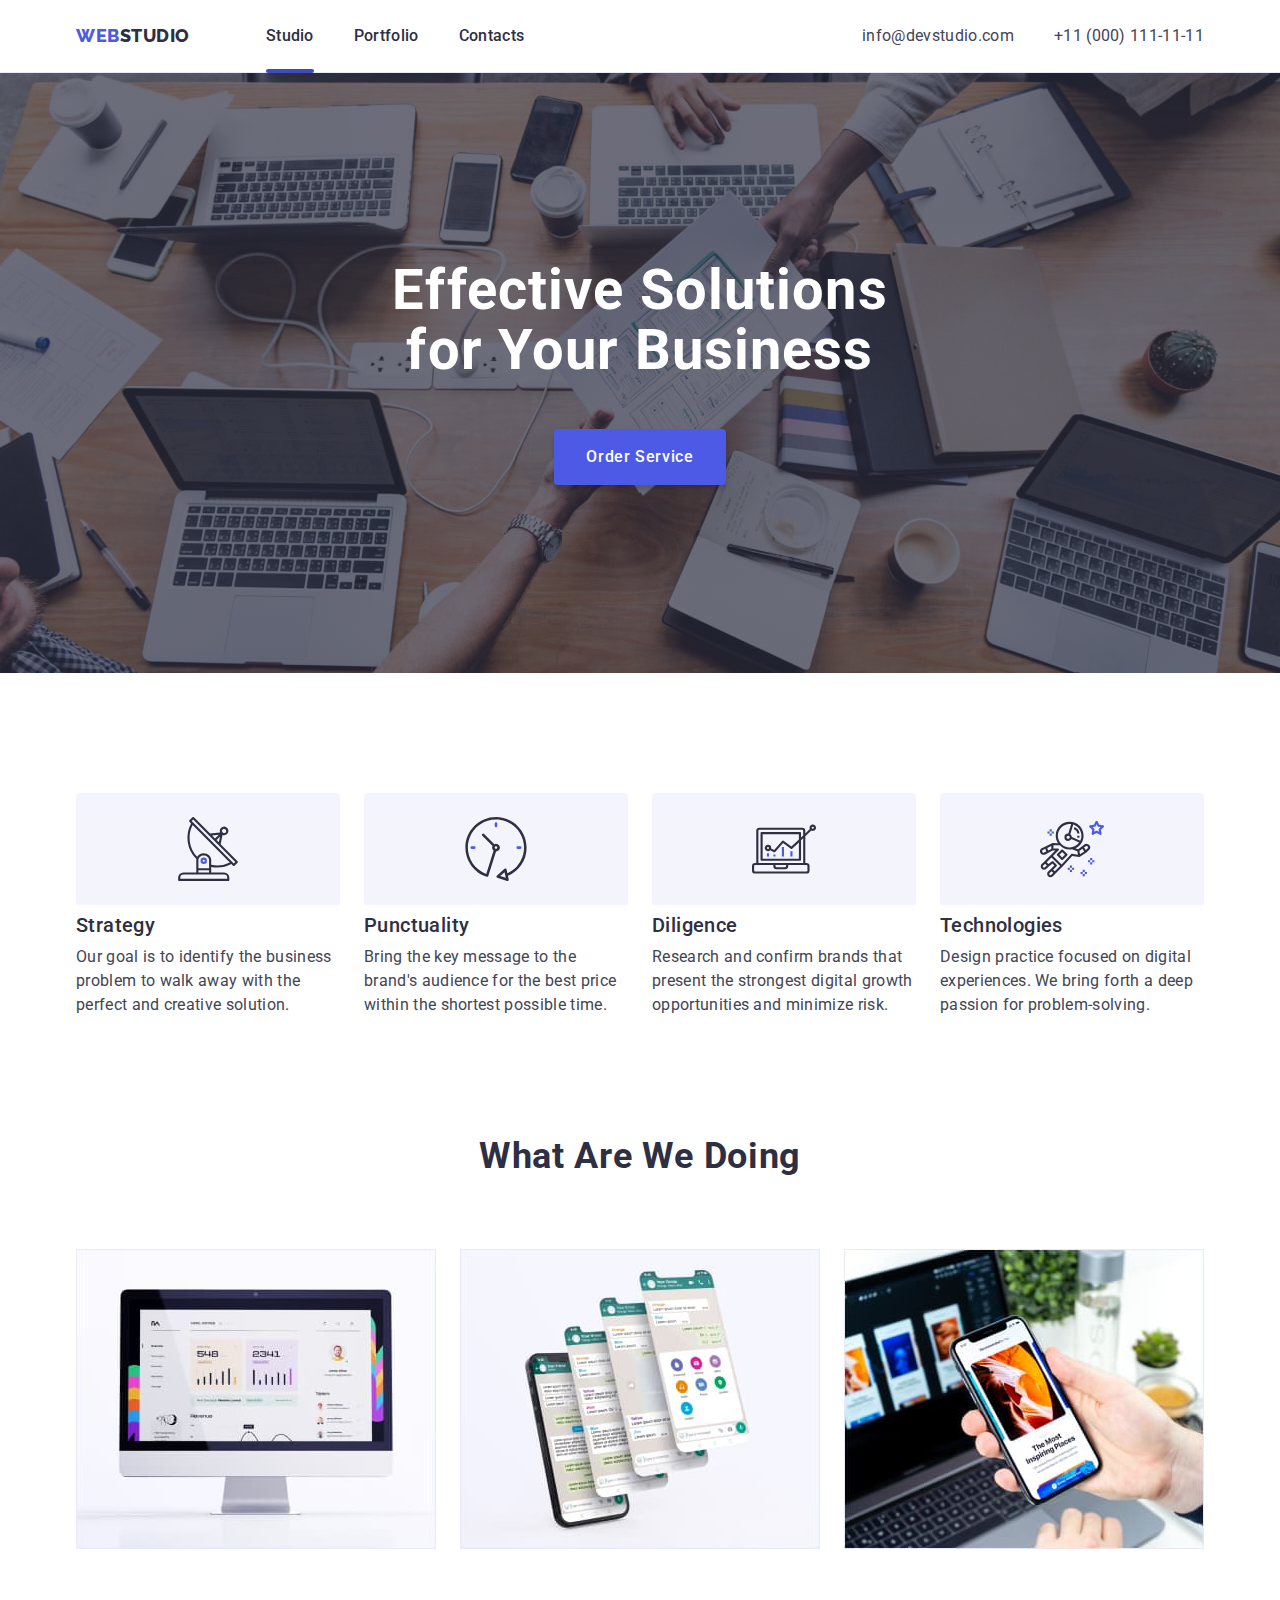
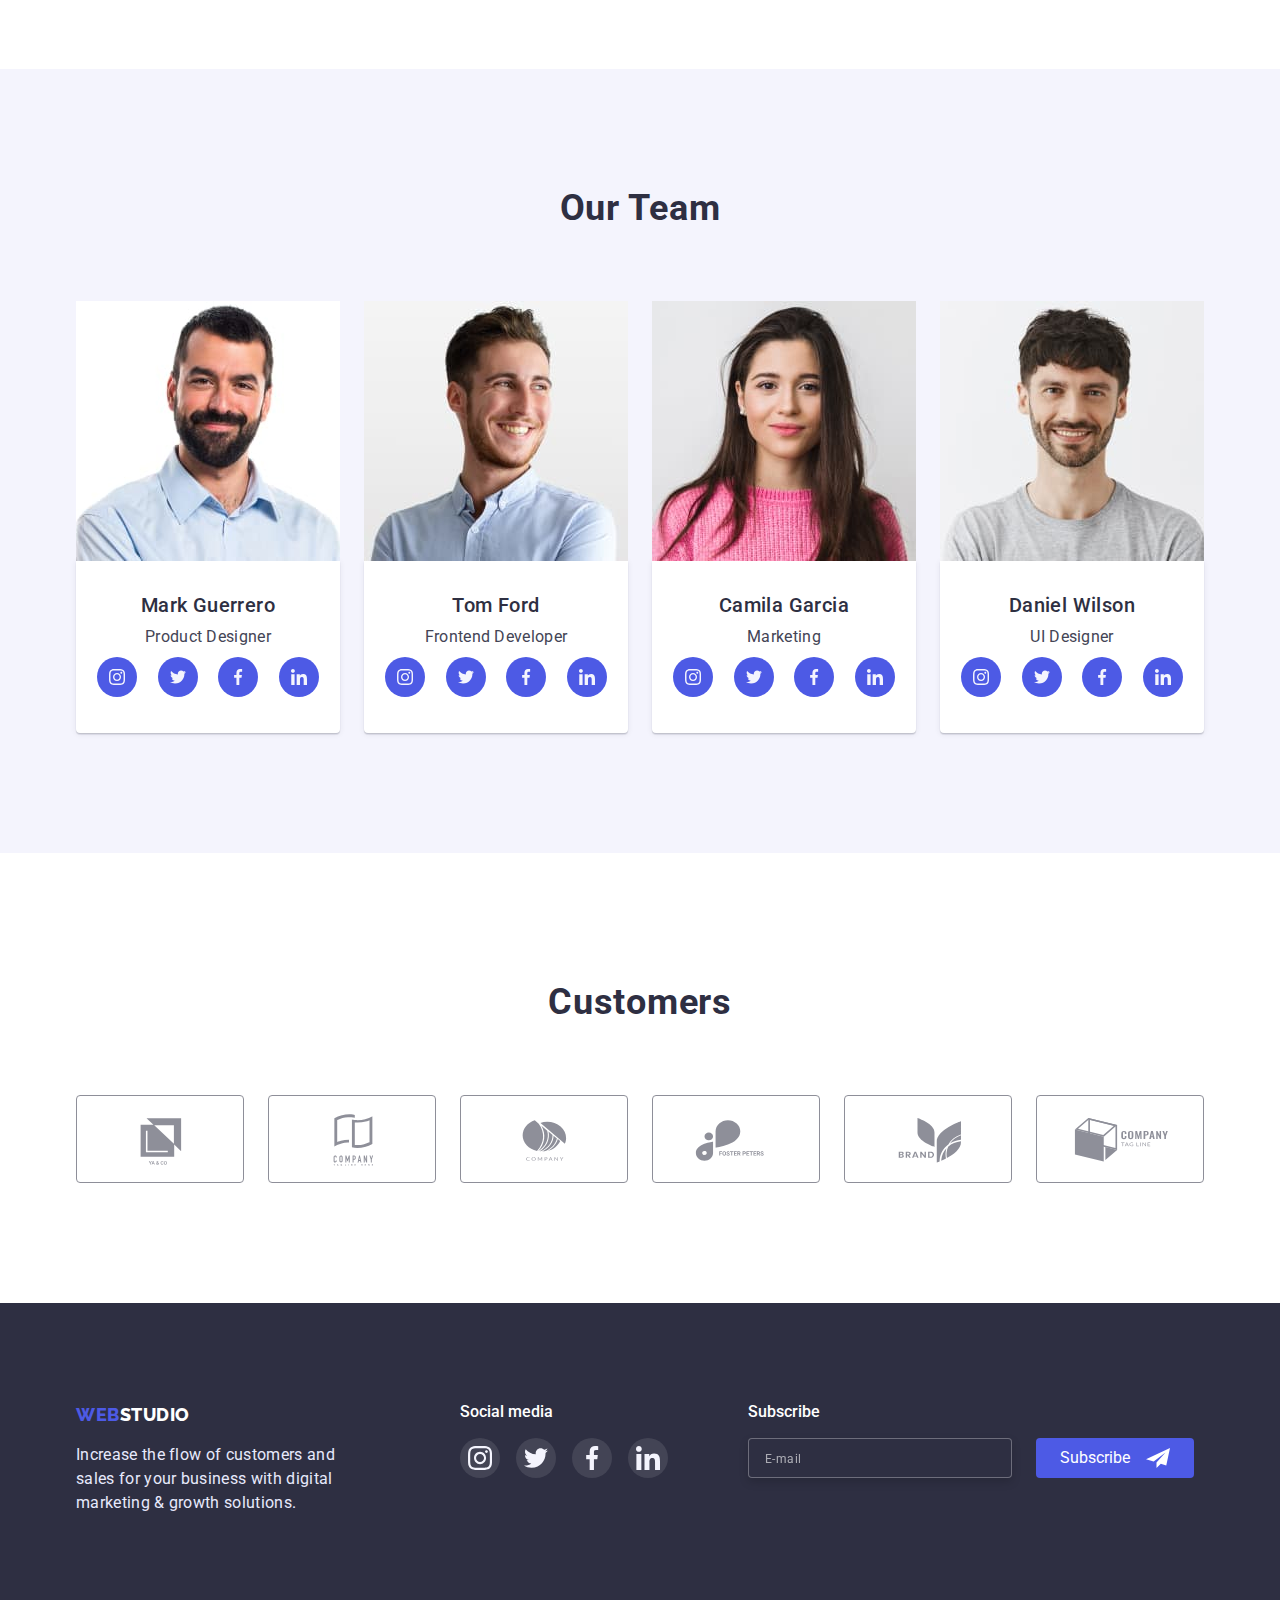
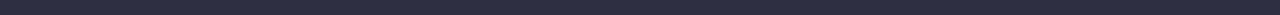
<file: index.html>
<!DOCTYPE html>
<html lang="en">
<head>
    <meta charset="UTF-8">
    <meta http-equiv="X-UA-Compatible" content="IE=edge">
    <meta name="viewport" content="width=device-width, initial-scale=1.0">
    <title>Hw-06</title>
    <link rel="stylesheet" href="https://cdnjs.cloudflare.com/ajax/libs/modern-normalize/1.1.0/modern-normalize.min.css">
    <link rel="stylesheet" href="./css/styles.css">
    <link rel="preconnect" href="https://fonts.googleapis.com">
    <link rel="preconnect" href="https://fonts.gstatic.com" crossorigin>
    <link href="https://fonts.googleapis.com/css2?family=Raleway:wght@800&family=Roboto:wght@400;500;700&display=swap" rel="stylesheet">
</head>
<body>
    <header class="header">
        <div class="container main-nav">
            <nav class="site-nav">
            <a href="./index.html" class="logo"><span>Web</span>Studio</a>
                <ul class="list nav-list">
                    <li><a href="./index.html" class="nav-item current">Studio</a></li>
                    <li><a href="./portfolio.html" class="nav-item">Portfolio</a></li>
                    <li><a href="" class="nav-item">Contacts</a></li>
                </ul>
            </nav>
            <address class="contact-nav">
                <ul class="contact list">
                    <li><a href="mailto:info@devstudio.com" class="contact-item">info@devstudio.com</a></li>
                    <li><a href="tel:+110001111111" class="contact-item">+11 (000) 111-11-11</a></li>
                </ul>
            </address>
        </div>
    </header>
    <main> 
        <section class="hero">
            <div class="container">
                 <h1 class="hero-title">Effective Solutions<br>for Your Business</h1>
                <button type="button" class="button" data-modal-open>Order Service</button>
            </div>
        </section>
        <section class="section">
            <div class="container">
                <div class="features">
                    <h2 class="invisible-title">Our features</h2>
                    <ul class="feature-list list">
                        <li class="feature-item">
                            <h3 class="title">Strategy</h3>
                            <p class="paragraph">Our goal is to identify the business
                            problem to walk away with the perfect and creative solution.</p>
                        </li>
                        <li class="feature-item">
                            <h3 class="title">Punctuality</h3>
                            <p  class="paragraph">Bring the key message to the brand's audience for the best price within the shortest possible time.</p>
                        </li>
                        <li class="feature-item">
                            <h3 class="title">Diligence</h3>
                            <p  class="paragraph">Research and confirm brands that present the strongest digital growth opportunities and minimize risk.</p>
                        </li>
                        <li class="feature-item">
                            <h3 class="title">Technologies</h3>
                            <p  class="paragraph">Design practice focused on digital experiences. We bring forth a deep passion for problem-solving.</p>
                        </li>
                    </ul>
                </div>
            </div>        
        </section>
        <section class="section works">
            <div class="container">
                <h2 class="works-title">What are we doing</h2>
                <ul class="list device-list">
                    <li><img src="./images/imac.jpg" alt="desctop" width="360"></li>
                    <li><img src="./images/messenger.jpg" alt="application" width="360"></li>
                    <li><img src="./images/iphone.jpg" alt="mobile device" width="360"></li>
                </ul>
            </div>    
        </section>
        <section class="section team-section">
            <div class="container">
                <h2 class="team-title">Our Team</h2>
                <ul class="list team">
                    <li>
                        <img src="./images/mark-guerrero.jpg" alt="Mark Guerrero" width="264" height="260">
                        <div class="member-description">
                            <h3 class="title">Mark Guerrero</h3>
                            <p class="subtitle">Product Designer</p>
                            <ul class="icons-list list">
                                <li>
                                    <a class="social-media-icon" href="">
                                        <svg class="icon">
                                            <use href="./images/icons.svg#icon-instagram"></use>
                                        </svg>
                                    </a>
                                </li>
                                <li>
                                    <a class="social-media-icon" href="">
                                        <svg class="icon">
                                            <use href="./images/icons.svg#icon-twitter"></use>
                                        </svg>
                                    </a>           
                                </li>                 
                                <li>
                                    <a class="social-media-icon" href="">
                                        <svg class="icon">
                                            <use href="./images/icons.svg#icon-facebook"></use>
                                        </svg>
                                    </a>  
                                </li>
                                <li>
                                    <a class="social-media-icon" href="">
                                        <svg class="icon">
                                            <use href="./images/icons.svg#icon-linkedin"></use>
                                        </svg>
                                    </a>
                                </li>
                            </ul>
                        </div>
                    </li>
                    <li>
                        <img src="./images/tom-ford.jpg" alt="Tom Ford" width="264" height="260">
                        <div class="member-description">
                            <h3 class="title">Tom Ford</h3>
                            <p class="subtitle">Frontend Developer</p>
                            <ul class="icons-list list">
                                <li>
                                    <a class="social-media-icon" href="">
                                        <svg class="icon">
                                            <use href="./images/icons.svg#icon-instagram"></use>
                                        </svg>
                                    </a>
                                </li>
                                <li>
                                    <a class="social-media-icon" href="">
                                        <svg class="icon">
                                            <use href="./images/icons.svg#icon-twitter"></use>
                                        </svg>
                                    </a>           
                                </li>                 
                                <li>
                                    <a class="social-media-icon" href="">
                                        <svg class="icon">
                                            <use href="./images/icons.svg#icon-facebook"></use>
                                        </svg>
                                    </a>  
                                </li>
                                <li>
                                    <a class="social-media-icon" href="">
                                        <svg class="icon">
                                            <use href="./images/icons.svg#icon-linkedin"></use>
                                        </svg>
                                    </a>
                                </li>
                            </ul>
                        </div>
                    </li>
                    <li>
                        <img src="./images/camila-garcia.jpg" alt="Camila Garcia" width="264" height="260">
                        <div class="member-description">
                            <h3 class="title">Camila Garcia</h3>
                            <p class="subtitle">Marketing</p>
                            <ul class="icons-list list">
                                <li>
                                    <a class="social-media-icon" href="">
                                        <svg class="icon">
                                            <use href="./images/icons.svg#icon-instagram"></use>
                                        </svg>
                                    </a>
                                </li>
                                <li>
                                    <a class="social-media-icon" href="">
                                        <svg class="icon">
                                            <use href="./images/icons.svg#icon-twitter"></use>
                                        </svg>
                                    </a>           
                                </li>                 
                                <li>
                                    <a class="social-media-icon" href="">
                                        <svg class="icon">
                                            <use href="./images/icons.svg#icon-facebook"></use>
                                        </svg>
                                    </a>  
                                </li>
                                <li>
                                    <a class="social-media-icon" href="">
                                        <svg class="icon">
                                            <use href="./images/icons.svg#icon-linkedin"></use>
                                        </svg>
                                    </a>
                                </li>
                            </ul>
                        </div>    
                    </li>
                    <li>
                        <img src="./images/daniel-wilson.jpg" alt="Daniel Wilson" width="264" height="260">
                        <div class="member-description">
                            <h3 class="title">Daniel Wilson</h3>
                            <p class="subtitle">UI Designer</p>
                            <ul class="icons-list list">
                                <li>
                                    <a class="social-media-icon" href="">
                                        <svg class="icon">
                                            <use href="./images/icons.svg#icon-instagram"></use>
                                        </svg>
                                    </a>
                                </li>
                                <li>
                                    <a class="social-media-icon" href="">
                                        <svg class="icon">
                                            <use href="./images/icons.svg#icon-twitter"></use>
                                        </svg>
                                    </a>           
                                </li>                 
                                <li>
                                    <a class="social-media-icon" href="">
                                        <svg class="icon">
                                            <use href="./images/icons.svg#icon-facebook"></use>
                                        </svg>
                                    </a>  
                                </li>
                                <li>
                                    <a class="social-media-icon" href="">
                                        <svg class="icon">
                                            <use href="./images/icons.svg#icon-linkedin"></use>
                                        </svg>
                                    </a>
                                </li>
                            </ul>
                        </div>   
                    </li>
                </ul>
            </div>
        </section>
        <section class="section customers-section">
            <div class="container">
                <h2 class="customers-title">Customers</h2>
                <ul class="list customers-list">
                    <li><a href="" class="company-item">
                        <svg width="104" height="56">
                            <use href="./images/icons.svg#icon-company1"></use>
                        </svg>
                    </a></li>
                    <li><a href="" class="company-item">
                        <svg width="104" height="56">
                            <use href="./images/icons.svg#icon-company2"></use>
                        </svg>
                    </a></li>
                    <li><a href="" class="company-item">
                        <svg width="104" height="56">
                            <use href="./images/icons.svg#icon-company3"></use>
                        </svg>
                    </a></li>
                    <li><a href="" class="company-item">
                        <svg width="104" height="56">
                            <use href="./images/icons.svg#icon-company4"></use>
                        </svg>
                    </a></li>
                    <li><a href="" class="company-item">
                        <svg width="104" height="56">
                            <use href="./images/icons.svg#icon-company5"></use>
                        </svg>
                    </a></li>
                    <li><a href="" class="company-item">
                        <svg width="104" height="56">
                            <use href="./images/icons.svg#icon-company6"></use>
                        </svg>
                    </a></li>
                </ul>
            </div>
        </section>
    </main>
    <footer class="footer">
        <div class="container">
            <div>
                <a href="./index.html" class="logo"><span>Web</span>Studio</a>
                <p>Increase the flow of customers and sales for your business with digital marketing & growth solutions.</p>
            </div>
            <div class="media">
                <h4 class="footer-media-title">Social media</h4>
                <ul class="list footer-media-list">
                    <li>
                        <a href="" class="footer-media-icon" href="">
                            <svg class="icon" width="24" height="24">
                                <use href="./images/icons.svg#icon-instagram"></use>
                            </svg>
                        </a>
                    </li>
                    <li>
                        <a href="" class="footer-media-icon" href="">
                            <svg class="icon" width="24" height="24">
                                <use href="./images/icons.svg#icon-twitter"></use>
                            </svg>
                        </a>           
                    </li>                 
                    <li>
                        <a href="" class="footer-media-icon" href="">
                            <svg class="icon" width="24" height="24">
                                <use href="./images/icons.svg#icon-facebook"></use>
                            </svg>
                        </a>  
                    </li>
                    <li>
                        <a href="" class="footer-media-icon" href="">
                            <svg class="icon" width="24" height="24">
                                <use href="./images/icons.svg#icon-linkedin"></use>
                            </svg>
                        </a>
                    </li>
                </ul>
            </div>
            <div class="subscribe">
                <h4 class="footer-subscribe-title">Subscribe</h4>
                <form action="" class="subscribe-form">
                    <input class="subscribe-input" type="email" name="email" placeholder="E-mail">
                    <button class="subscribe-btn" type="submit">Subscribe
                        <svg class="subscribe-icon" width="24" height="24">
                            <use href="./images/icons.svg#icon-subscribe"></use>
                        </svg>
                    </button>
                </form>
            </div>
        </div>    
    </footer>
    <div class="backdrop is-hidden" data-modal>
        <div class="modal">
            <button class="close-modal" data-modal-close>
                    <svg class="close-icon" width="8" height="8">
                        <use href="./images/icons.svg#icon-closebtn"></use>
                    </svg>
            </button>
            <p class="modal-title">Leave your contacts and we will call you back</p>
            <form class="modal-form" action="">
                <div class="form-field">
                    <label class="form-label" for="name">Name</label>
                    <input class="modal-input" type="text" name="name" id="name">
                    <svg class="form-icon" width="12" height="12">
                        <use href="./images/icons.svg#icon-person"></use>
                    </svg>
                </div>
                <div class="form-field">
                    <label class="form-label" for="phone">Phone</label>
                    <input class="modal-input" type="tel" name="phone" id="phone">
                    <svg class="form-icon" width="13" height="13">
                        <use href="./images/icons.svg#icon-phone"></use>
                    </svg>
                </div>
                <div class="form-field">
                    <label class="form-label" for="mail">Email</label>
                    <input class="modal-input" type="email" name="mail" id="mail">
                    <svg class="form-icon" width="15" height="12">
                        <use href="./images/icons.svg#icon-email"></use>
                    </svg>
                </div>
                <label class="form-label" for="comment">Comment</label>
                <textarea class="modal-input comment" name="comment" id="comment" placeholder="Text input"></textarea>
                <div class="check-flex">
                    <label class="checkbox">
                        <input class="checkbox-input" type="checkbox" name="privacy-pol">
                        <span class="checkbox-icon"></span>
                        I accept the terms and conditions of the <a href="">Privacy Policy</a></label>
                </div>
                <button class="modal-submit-btn" type="submit">Send</button>
            </form>
        </div>    
    </div>
    <script src="js/modal.js"></script>
</body>
</html>
</file>
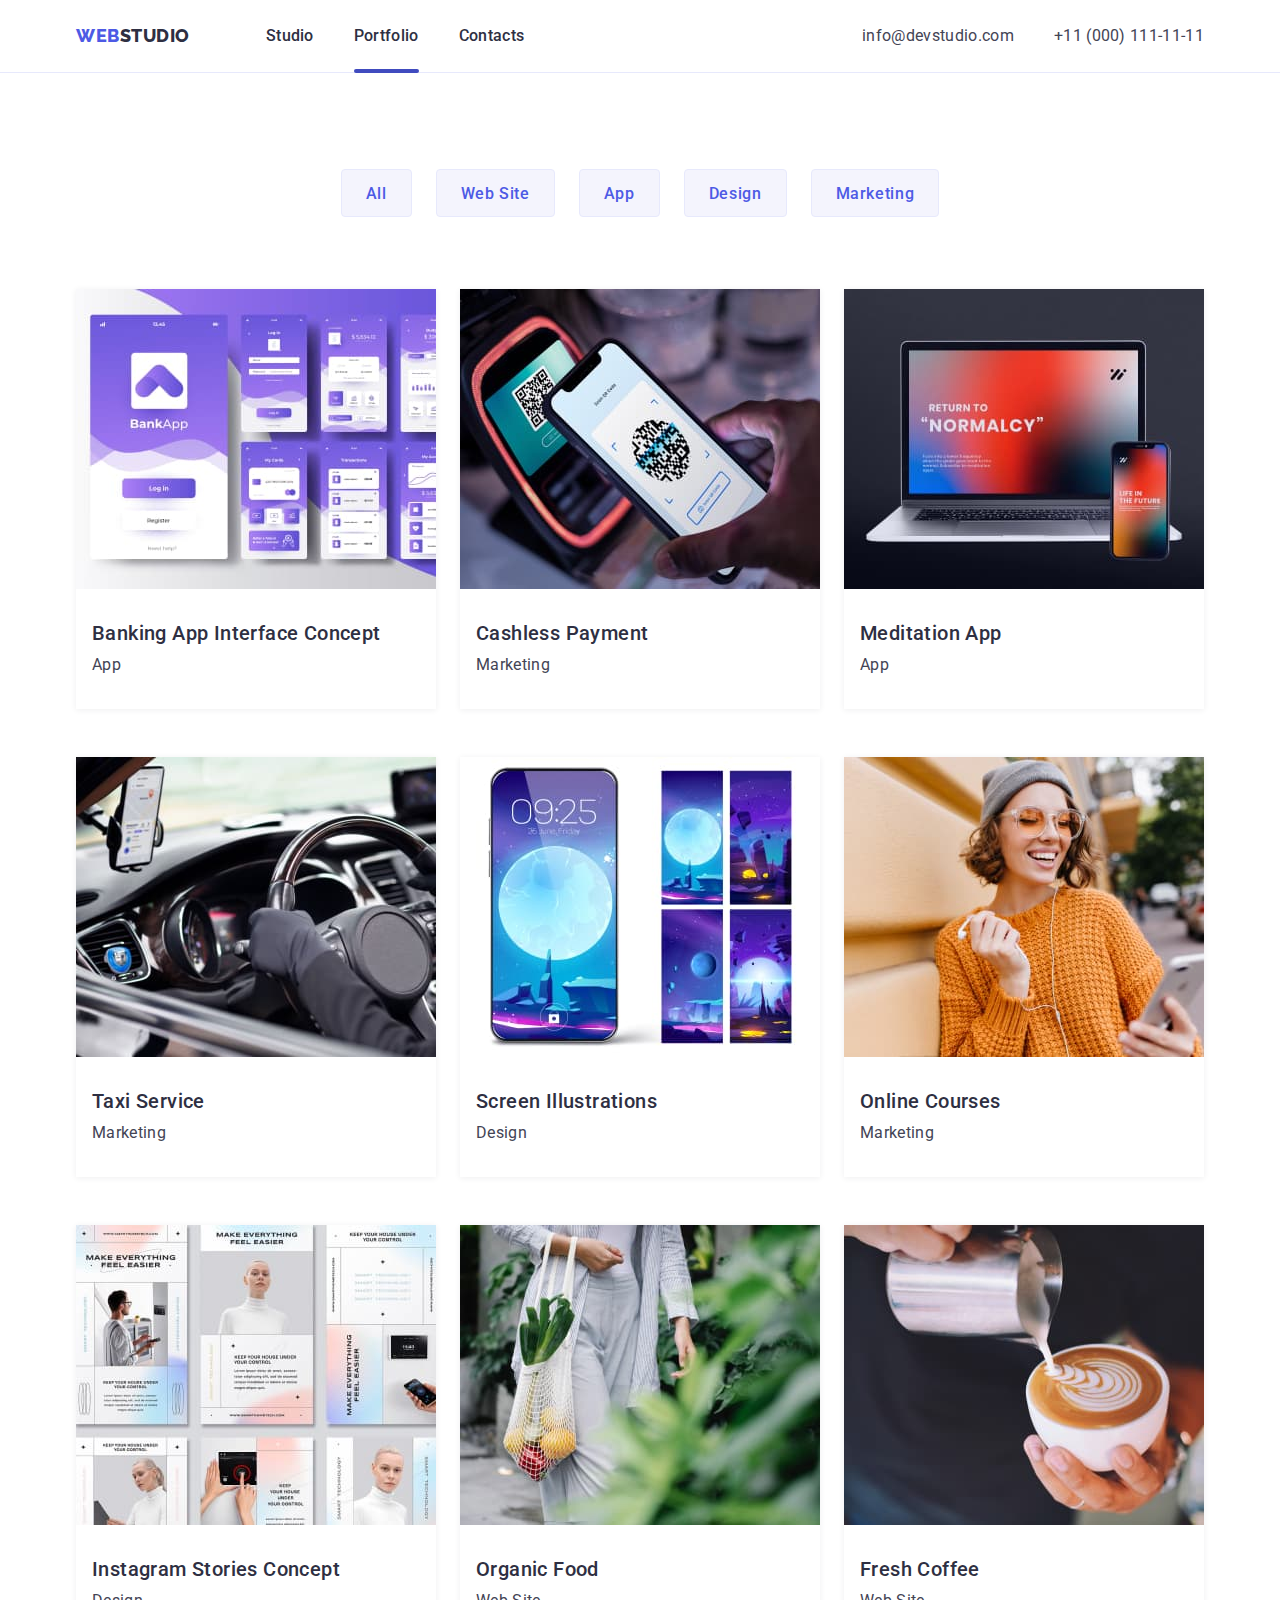
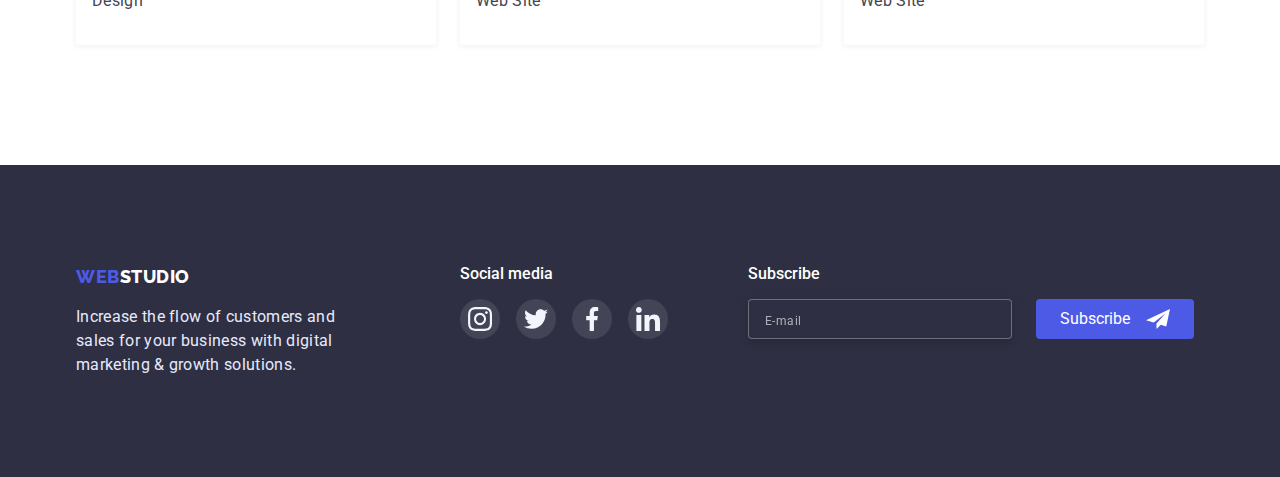
<file: portfolio.html>
<!DOCTYPE html>
<html lang="en">
<head>
    <meta charset="UTF-8">
    <meta http-equiv="X-UA-Compatible" content="IE=edge">
    <meta name="viewport" content="width=device-width, initial-scale=1.0">
    <title>Hw-06</title>
    <link rel="stylesheet" href="https://cdnjs.cloudflare.com/ajax/libs/modern-normalize/1.1.0/modern-normalize.min.css">
    <link rel="stylesheet" href="./css/styles.css">
    <link rel="preconnect" href="https://fonts.googleapis.com">
    <link rel="preconnect" href="https://fonts.gstatic.com" crossorigin>
    <link href="https://fonts.googleapis.com/css2?family=Raleway:wght@800&family=Roboto:wght@400;500;700&display=swap" rel="stylesheet">
</head>
<body>
    <header class="header">
        <div class="container main-nav">
            <nav class="site-nav">
            <a href="./index.html" class="logo"><span>Web</span>Studio</a>
                <ul class="list nav-list">
                    <li><a href="./index.html" class="nav-item">Studio</a></li>
                    <li><a href="./portfolio.html" class="nav-item current">Portfolio</a></li>
                    <li><a href="" class="nav-item">Contacts</a></li>
                </ul>
            </nav>
            <address class="contact-nav">
                <ul class="contact list">
                    <li><a href="mailto:info@devstudio.com" class="contact-item">info@devstudio.com</a></li>
                    <li><a href="tel:+110001111111" class="contact-item">+11 (000) 111-11-11</a></li>
                </ul>
            </address>
        </div>
    </header>
    <main>
        <section class="portfolio-section">
            <div class="container">
                <h1 class="invisible-title">Portfolio</h1>
                <div class="filter-list">
                    <button type="button" class="filter">All</button>
                    <button type="button" class="filter">Web Site</button>
                    <button type="button" class="filter">App</button>
                    <button type="button" class="filter">Design</button>
                    <button type="button" class="filter">Marketing</button>
                </div>
                <ul class="portfolio list">
                    <li class="portfolio-item">
                        <a href="" class="link-overlay">
                            <div class="img-overlay">
                                <img src="./images/bank-app.jpg" alt="Banking App Interface Concept" width="360" height="300">
                            </div>
                            <div class="img-description">
                                <h3 class="title">Banking App Interface Concept</h3>
                                <p class="subtitle">App</p>
                            </div>
                        </a>
                    </li>
                    <li class="portfolio-item">
                        <a href="" class="link-overlay">
                            <div class="img-overlay">
                                <img src="./images/cashless-payment.jpg" alt="Cashless Payment" width="360" height="300">
                            </div>
                            <div class="img-description">
                                <h3 class="title">Cashless Payment</h3>
                                <p class="subtitle">Marketing</p>
                            </div>
                        </a>
                    </li>
                    <li class="portfolio-item">
                        <a href="" class="link-overlay">
                            <div class="img-overlay">
                                <img src="./images/meditation-app.jpg" alt="Meditation App" width="360" height="300">

                            </div>
                            <div class="img-description">
                                <h3 class="title">Meditation App</h3>
                                <p class="subtitle">App</p>
                            </div>
                        </a>
                    </li>
                    <li class="portfolio-item">
                        <a href="" class="link-overlay">
                            <div class="img-overlay">
                                <img src="./images/taxi.jpg" alt="Taxi Service" width="360" height="300">
                            </div>
                            <div class="img-description">
                                <h3 class="title">Taxi Service</h3>
                                <p class="subtitle">Marketing</p>
                            </div>
                        </a>
                    </li>
                    <li class="portfolio-item">
                        <a href="" class="link-overlay">
                            <div class="img-overlay">
                                <img src="./images/screen-illustrations.jpg" alt="Screen Illustrations" width="360" height="300">
                            </div>
                            <div class="img-description">
                                <h3 class="title">Screen Illustrations</h3>
                                <p class="subtitle">Design</p>
                            </div>
                        </a>
                    </li>
                    <li class="portfolio-item">
                        <a href="" class="link-overlay">
                            <div class="img-overlay">
                                <img src="./images/online-courses.jpg" alt="Online Courses" width="360" height="300">
                            </div>
                            <div class="img-description">
                                <h3 class="title">Online Courses</h3>
                                <p class="subtitle">Marketing</p>
                            </div>
                        </a>
                    </li>
                    <li class="portfolio-item">
                        <a href="" class="link-overlay">
                            <div class="img-overlay">
                                <img src="./images/stories-concept.jpg" alt="Instagram Stories Concept" width="360" height="300">
                            </div>
                            <div class="img-description">
                                <h3 class="title">Instagram Stories Concept</h3>
                                <p class="subtitle">Design</p>
                            </div>
                        </a>
                    </li>
                    <li class="portfolio-item">
                        <a href="" class="link-overlay">
                            <div class="img-overlay">
                                <img src="./images/organic-food.jpg" alt="Organic Food" width="360" height="300">
                            </div>
                            <div class="img-description">
                                <h3 class="title">Organic Food</h3>
                                <p class="subtitle">Web Site</p>
                            </div>
                        </a>
                    </li>
                    <li class="portfolio-item">
                        <a href="" class="link-overlay">
                            <div class="img-overlay">
                                <img src="./images/coffee.jpg" alt="Fresh Coffee" width="360" height="300">
                            </div>
                            <div class="img-description">
                                <h3 class="title">Fresh Coffee</h3>
                                <p class="subtitle">Web Site</p>
                            </div>
                        </a>
                    </li>
                </ul>
            </div>
        </section>
    </main>
    <footer class="footer">
        <div class="container">
            <div>
                <a href="./index.html" class="logo"><span>Web</span>Studio</a>
                <p>Increase the flow of customers and sales for your business with digital marketing & growth solutions.</p>
            </div>
            <div class="media">
                <h4 class="footer-media-title">Social media</h4>
                <ul class="list footer-media-list">
                    <li>
                        <a href="" class="footer-media-icon" href="">
                            <svg class="icon" width="24" height="24">
                                <use href="./images/icons.svg#icon-instagram"></use>
                            </svg>
                        </a>
                    </li>
                    <li>
                        <a href="" class="footer-media-icon" href="">
                            <svg class="icon" width="24" height="24">
                                <use href="./images/icons.svg#icon-twitter"></use>
                            </svg>
                        </a>           
                    </li>                 
                    <li>
                        <a href="" class="footer-media-icon" href="">
                            <svg class="icon" width="24" height="24">
                                <use href="./images/icons.svg#icon-facebook"></use>
                            </svg>
                        </a>  
                    </li>
                    <li>
                        <a href="" class="footer-media-icon" href="">
                            <svg class="icon" width="24" height="24">
                                <use href="./images/icons.svg#icon-linkedin"></use>
                            </svg>
                        </a>
                    </li>
                </ul>
            </div>
            <div class="subscribe">
                <h4 class="footer-subscribe-title">Subscribe</h4>
                <form action="" class="subscribe-form">
                    <input class="subscribe-input" type="email" name="email" placeholder="E-mail">
                    <button class="subscribe-btn" type="submit">Subscribe
                        <svg class="subscribe-icon" width="24" height="24">
                            <use href="./images/icons.svg#icon-subscribe"></use>
                        </svg>
                    </button>
                </form>
            </div>
        </div>    
    </footer>
</body>
</html>
</file>
<file: css/styles.css>
:root{
    --iris-color: #4d5ae5;
    --navy-blue-color: #2e2f42;
    --green-color: #31d0aa;
    --body-text-color: #434455;
    --subtle-text-color: #8e8f99;
    --accent-color: #e7e9fc;
    --light-color: #f4f4fd;
    --white-color: #ffffff;
}
html{
    box-sizing: border-box;
}

*,
*::before,
*::after {
    box-sizing: inherit;
}

body{
    font-family: 'Roboto', sans-serif;
    color: var(--navy-blue-color);
    margin: 0;
}

h1, h2, h3, p, ul {
    margin: 0;
}

img {
    display: block;
}

.container {
    width: 1158px;
    margin-left: auto;
    margin-right: auto;
    padding-left: 15px;
    padding-right: 15px;
}

.section {
    padding-top: 120px;
    padding-bottom: 120px;
}

.list {
    list-style: none;
    padding: 0;
    margin: 0;
}

.header {
    border-bottom: 1px solid #E7E9FC;
}

.main-nav {
    display: flex;
    align-items: center;
}

.site-nav {
    display: flex;
    align-items: center;
}

.site-nav > a {
    margin-right: 76px;
}

.nav-list {
    display: flex;
    gap: 40px;
}

.contact-nav {
    margin-left: auto;
}

.contact {
    display: flex;
}

.logo{
    font-family: 'Raleway';
    font-style: normal;
    font-weight: 800;
    font-size: 18px;
    line-height: 1.33;
    letter-spacing: 0.03em;
    text-transform: uppercase;
    text-decoration: none;
    color: var(--navy-blue-color);
}

.logo > span {
    color: var(--iris-color);
}

.nav-item {
    position: relative;
    
    font-family: 'Roboto';
    font-style: normal;
    font-weight: 500;
    font-size: 16px;
    line-height: 1.5;
    text-transform: capitalize;
    letter-spacing: 0.02em;
    text-decoration: none;
    color: var(--navy-blue-color);
    display: block;
    padding-top: 24px;
    padding-bottom: 24px;

    transition: color 250ms cubic-bezier(0.4, 0, 0.2, 1);
}

.nav-item:hover, .nav-item:focus {
    color: var(--iris-color)
}

.current::after {
    content: '';
    position: absolute;
    left: 0;
    bottom: -1px;

    display: block;
    width: 100%;
    height: 4px;
    opacity: 1;

    background-color: #404BBF;
    border-radius: 2px;
}

.contact {
    display: flex;
    gap: 40px;
}

.contact-item {
    font-size: 16px;
    line-height: 1.5;
    letter-spacing: 0.02em;
    text-decoration: none;
    font-style: normal;
    color: var(--body-text-color);

    transition: color 250ms cubic-bezier(0.4, 0, 0.2, 1);
}

.contact-item:hover, .contact-item:focus {
    color:  #4D5AE5;
}

.hero{
    background-color: var(--navy-blue-color);
    text-align: center;
    padding-top: 188px;
    padding-bottom: 188px;
    background-image: 
    linear-gradient(rgba(46,47,66,0.7),
    rgba(46,47,66,0.7)),
    url(../images/hero-back-img.jpg) ;
    background-repeat: no-repeat;
    background-position: center;
    background-size: cover;
    height: 600px;
    max-width: 1440px;
    margin-left: auto;
    margin-right: auto;
}

.hero-title{
    font-family: 'Roboto';  
    font-style: normal;
    font-weight: 700;
    font-size: 56px;
    line-height: 1.07;
    color: var(--white-color);
    letter-spacing: 0.02em;
    margin-bottom: 48px;
}

.button{
    color: var(--white-color);
    background-color: var(--iris-color);
    box-shadow: 0px 4px 4px rgba(0, 0, 0, 0.15);
    border-radius: 4px;
    font-family: inherit;
    font-style: normal;
    font-weight: 500;
    font-size: 16px;
    line-height: 1.5;
    letter-spacing: 0.04em;
    cursor: pointer;
    padding: 16px 32px;
    border: 0;
    align-items: flex-start;
    text-align: center;

    transition: background-color 250ms cubic-bezier(0.4, 0, 0.2, 1);
}

.button:hover,
.button:focus {
    background-color: #404BBF;    
}

.filter-list {
    display: flex;
    justify-content: center;
    margin-bottom: 72px;
    gap: 24px;
}

.filter{
    color: var(--iris-color);
    background-color: var(--light-color);
    border: 1px solid var(--accent-color);
    border-radius: 4px;
    height: 48px;
    font-family: inherit;
    font-weight: 500;
    font-size: 16px;
    line-height: 1.5;
    letter-spacing: 0.04em;
    cursor: pointer;
    padding: 12px 24px;

    transition: color 250ms cubic-bezier(0.4, 0, 0.2, 1),
    backgrounnd-color 250ms cubic-bezier(0.4, 0, 0.2, 1),
    border 250ms cubic-bezier(0.4, 0, 0.2, 1),
    box-shadow 250ms cubic-bezier(0.4, 0, 0.2, 1);
}

.filter:hover, .filter:focus {
    background-color: #404BBF;
    color: var(--white-color);
    border: 1px solid #404BBF;
    box-shadow: 0px 3px 1px rgba(0, 0, 0, 0.1), 0px 2px 1px rgba(0, 0, 0, 0.08), 0px 2px 2px rgba(0, 0, 0, 0.12);
}

.portfolio-item > p{
    font-size: 16px;
    line-height: 1.5;
    letter-spacing: 0.02em;
    color: var(--body-text-color);
}

.feature-list {
    display: flex;
    gap: 24px;
}

.feature-list p {
    width: 264px;
}

.feature-item::before {
    content: "";
    display: block;
    height: 112px;
    background: var(--light-color);
    border-radius: 4px;
    margin-bottom: 8px;
}

.feature-item:nth-child(1)::before {
    background-image: url(../images/satelite.svg);
    background-repeat: no-repeat;
    background-position: center;
}

.feature-item:nth-child(2)::before {
    background-image: url(../images/clock.svg);
    background-repeat: no-repeat;
    background-position: center;
}

.feature-item:nth-child(3)::before {
    background-image: url(../images/diagram.svg);
    background-repeat: no-repeat;
    background-position: center;
}

.feature-item:nth-child(4)::before {
    background-image: url(../images/astronaut.svg);
    background-repeat: no-repeat;
    background-position: center;
}
 
.invisible-title{
    display: none;
}

.subtitle{
    font-size: 16px;
    line-height: 1.5;
    letter-spacing: 0.02em;
    color: var(--body-text-color);
}

.title {
    font-weight: 500;
    font-size: 20px;
    line-height: 1.2;
    letter-spacing: 0.02em; 
    text-transform: capitalize;
    margin-bottom: 8px;
    color: var(--navy-blue-color);
}

.paragraph {
    font-size: 16px;
    line-height: 1.5;
    letter-spacing: 0.02em;
    color: var(--body-text-color);
}

.works {
    padding-top: 0;
}

.works-title, .team-title, .customers-title {
    font-weight: 700;
    font-size: 36px;
    line-height: 1.11;
    letter-spacing: 0.02em;
    text-transform: capitalize;
    text-align: center;
}

.device-list {
    margin-top: 72px;
    display: flex;
    gap: 24px;
}

.team-section {
    background: var(--light-color)
}

.team {
    display: flex;
    gap: 24px;
    text-align: center;
    margin-top: 72px;
}

.member-description {
    padding-top: 32px;
    padding-bottom: 32px;
    background: var(--white-color);
    box-shadow: 0px 1px 6px rgba(46, 47, 66, 0.08), 0px 1px 1px rgba(46, 47, 66, 0.16), 0px 2px 1px rgba(46, 47, 66, 0.08);
    border-radius: 0px 0px 4px 4px;
}

.member-description > h3 {
    margin-bottom: 8px;
}

.member-description p {
    padding-bottom: 8px;
}

.icons-list {
    display: flex;
    justify-content: space-evenly;
}

.social-media-icon {
    width: 40px;
    height: 40px;
    
    text-decoration: none;
    display: inline-flex;
    background-color: var(--iris-color);
    border-radius: 50%;

    transition: background-color 250ms cubic-bezier(0.4, 0, 0.2, 1);
}

.social-media-icon:hover, .social-media-icon:focus {
    background-color: #404bbf;
}

.icon {
    padding: 12px;
    fill: var(--light-color);
}

.customers-section {
    padding-top: 130px;
}

.customers-title {
    margin-bottom: 72px;
}

.customers-list {
    display: flex;
    justify-content: center;
    gap: 24px;
}

.company-item {
    width: 168px;
    height: 88px;
    border: 1px solid #8E8F99;
    fill: var(--subtle-text-color);
    border-radius: 4px;
    padding: 16px 32px;
    text-decoration: none;
    display: inline-flex;
    justify-content: center;
    align-items: center;
    cursor: pointer;

    transition: fill 250ms cubic-bezier(0.4, 0, 0.2, 1),
    boeder 250ms cubic-bezier(0.4, 0, 0.2, 1);
}

.company-item:hover, .company-item:focus {
    fill:#404BBF;
    border: 1px solid #404bbf;
}

.img-description{
    padding-top: 32px;
    padding-bottom: 32px;
    background: var(--white-color);
}

.portfolio-section {
    padding-top: 96px;
    padding-bottom: 120px;
}

.portfolio {
    display: flex;
    gap:  48px 24px;
    flex-wrap: wrap;
}

.portfolio-item .img-description {
    padding-left: 16px;
}

.portfolio-item {
    border: 0,5px solid #E7E9FC;
    box-shadow: 0px 1px 6px rgba(46, 47, 66, 0.08);
}

.portfolio-item:hover {
    box-shadow: 0px 1px 6px rgba(46, 47, 66, 0.08), 0px 1px 1px rgba(46, 47, 66, 0.16), 0px 2px 1px rgba(46, 47, 66, 0.08);
}

.img-overlay {
    position: relative;
    overflow: hidden;
}

.img-overlay::after {
    display: inline-block;
    position: absolute;
    content: '14 Stylish and User-Friendly App Design Concepts · Task Manager App · Calorie Tracker App · Exotic Fruit Ecommerce App · Cloud Storage App';

    width: 100%;
    height: 100%;

    background-color: #4D5AE5;
    color: var(--light-color);
    font-weight: 400;
    font-size: 16px;
    line-height: 1.5;
    letter-spacing: 0.02em;
    padding-top: 40px;
    padding-left: 32px;
    padding-right: 32px;

    opacity: 0;

    transition: opacity 250ms cubic-bezier(0.4, 0, 0.2, 1),
    transform 250ms cubic-bezier(0.4, 0, 0.2, 1);
}

.link-overlay:hover .img-overlay::after {
    opacity: 1;
    transform: translateY(-300px);
}

.link-overlay:focus .img-overlay::after {
    opacity: 1;
    transform: translateY(-300px);
}

.link-overlay {
    text-decoration: none;
    border: 0,5px solid #E7E9FC;
    box-shadow: 0px 1px 6px rgba(46, 47, 66, 0.08);
}

.link-overlay:hover, .link-overlay:focus {
    box-shadow: 0px 1px 6px rgba(46, 47, 66, 0.08), 0px 1px 1px rgba(46, 47, 66, 0.16), 0px 2px 1px rgba(46, 47, 66, 0.08);
}

.footer{
    background-color: var(--navy-blue-color);
    padding-top: 100px;
    padding-bottom: 100px;
}

.footer a{
    color:var(--white-color);
    text-decoration: none;
    display: block;
    margin-bottom: 16px;
}

.footer p{
    font-size: 16px;
    line-height: 1.5;
    letter-spacing: 0.02em;
    color: var(--accent-color);
    width: 264px;
}

.footer > .container {
    display: flex;
}

.media {
    margin-left: 120px;
    text-align: start;
}

.footer-media-title, .footer-subscribe-title {
    color: var(--white-color);
    font-weight: 500;
    font-size: 16px;
    line-height: 1,5;
    margin-top: 0;
    margin-bottom: 16px;
}

.footer-media-list {
    display: flex;
    gap: 16px;
}

.footer-media-list > li {
    width: 40px;
    height: 40px;
}

.footer-media-icon {
    text-decoration: none;
    display: inline-flex;
    background: rgba(255, 255, 255, 0.1);;
    border-radius: 50%;
    width: 40px;
    height: 40px;
}

.footer-media-icon .icon {
    width: 40px;
    height: 40px;
    padding: 8px;

    transition: background-color 250ms cubic-bezier(0.4, 0, 0.2, 1);
}

.footer-media-icon:hover, .footer-media-icon:focus {
    background-color: #31D0AA;
}

.subscribe {
    margin-left: 80px;
}

.subscribe-form {
    display: flex;
}

.subscribe-input {
    width: 264px;
    height: 40px;
    padding-left: 16px;
    color: var(--white-color);
    background-color: var(--navy-blue-color);
    border: 1px solid rgba(255, 255, 255, 0.3);
    filter: drop-shadow(0px 4px 4px rgba(0, 0, 0, 0.15));
    border-radius: 4px;
}

.subscribe-input::placeholder {
    padding: 0;
    font-size: 12px;
    line-height: 2;
    letter-spacing: 0.04em;
    color: rgba(255, 255, 255, 0.6);
}

.subscribe-btn {
    margin-left: 24px;
    padding: 8px 24px;
    background: var(--iris-color);
    border: 0;
    border-radius: 4px;
    color: var(--white-color);
    font-size: 16px;
    line-height: 1.5;
    display: flex;
    align-items: center;
}

.subscribe-icon {
    margin-left: 16px;
}

.backdrop {
    position: fixed;
    top: 0;
    left: 0;

    width: 100%;
    height: 100%;
    background: rgba(46, 47, 66, 0.4);

    opacity: 1;
    transition: opacity 250ms cubic-bezier(0.4, 0, 0.2, 1),
    visibility 250ms cubic-bezier(0.4, 0, 0.2, 1);
}

.backdrop.is-hidden {
    opacity: 0;
    pointer-events: none;
    visibility: visible;
}

.backdrop.is-hidden.modal {
    transform: translate(-50%, -50%) scale(0.9);
}

.modal {
    position: absolute;
    left: 50%;
    top: 50%;

    width: 408px;
    background: #FCFCFC;

    box-shadow: 0px 1px 1px rgba(0, 0, 0, 0.14), 0px 1px 3px rgba(0, 0, 0, 0.12), 0px 2px 1px rgba(0, 0, 0, 0.2);
    border-radius: 4px;
    padding: 24px;
    padding-top: 72px;

    transform: translate(-50%, -50%) scale(1);
    transition: transform 250ms cubic-bezier(0.4, 0, 0.2, 1);
}

.modal-title {
    font-weight: 500;
    font-size: 16px;
    line-height: 1.5;
    text-align: center;
    letter-spacing: 0.02em;
    margin-bottom: 10px;
    color: var(--navy-blue-color);
}

.modal-form {
    width: 360px;
}

.modal-input {
    width: 100%;
    height: 40px;
    padding: 0;
    padding-left: 38px;
    border-radius: 4px;
    border: 1px solid rgba(33, 33, 33, 0.2);

    transition: border 250ms cubic-bezier(0.4, 0, 0.2, 1);
}

.modal-input:hover, .modal-input:focus {
    border: 1px solid var(--iris-color);
}

.modal-input::placeholder {
    font-size: 12px;
    line-height: 1.33;
    letter-spacing: 0.04em;
    color: rgba(117, 117, 117, 0.5);
}

.comment {
    height: 120px;
    padding-top: 8px;
    padding-left: 16px;
}

.modal-submit-btn {
    color: var(--white-color);
    background-color: var(--iris-color);
    box-shadow: 0px 4px 4px rgba(0, 0, 0, 0.15);
    border-radius: 4px;

    font-family: inherit;
    font-style: normal;
    font-weight: 500;
    font-size: 16px;
    line-height: 1.5;
    letter-spacing: 0.04em;
    cursor: pointer;

    min-width: 169px;
    margin-top: 24px;
    margin-left: 95px;
    padding: 16px 32px;
    border: 0;
    text-align: center;

    transition: background-color 250ms cubic-bezier(0.4, 0, 0.2, 1);
}

.form-field {
    position: relative;
    margin-bottom: 8px;
}

.form-icon {
    display: block;
    position: absolute;
    bottom: 14px;
    left: 19px;
    fill: var(--navy-blue-color);
}

.form-field:hover .form-icon {
    fill: var(--iris-color);
}

.form-field:focus .form-icon {
    fill: var(--iris-color);
}

.form-label {
    display: inline-block;
    font-weight: 400;
    font-size: 12px;
    line-height: 1.33;
    letter-spacing: 0.04em;
    color: var(--subtle-text-color);
    margin-bottom: 4px;
}

textarea {
    resize: none;
}

.close-modal {
    cursor: pointer;
    background-color: var(--accent-color);
    border: 1px solid rgba(0, 0, 0, 0.1);
    border-radius: 50%;
    width: 24px;
    height: 24px;
    display: flex;
    justify-content: center;
    align-items: center;
    padding: 0;

    position: absolute;
    right: 24px;
    top: 24px;
}

.close-modal:focus, .close-modal:hover {
    background-color: #404BBF;
}

.close-modal:hover .close-icon {
    background-color: #404BBF;
    fill: #ffffff;
}

.close-modal:focus .close-icon {
    background-color: #404BBF;
    fill: #ffffff;
}

.close-icon {
    width: 8px;
    height: 8px;
    fill: #000;
}

.check-flex {
    display: flex;
    margin-top: 16px;
}

.checkbox {
    padding-left: 24px;
    font-size: 12px;
    line-height: 1.33;
    letter-spacing: 0.04em;
    color: #757575;
}

.checkbox a {
    color: var(--iris-color);
}

.checkbox-input {
    appearance: none;
    position: absolute;
}

.checkbox-icon {
    position: absolute;
    margin-left: -24px;
    width: 16px;
    height: 16px;
    background-image: url(../images/Checkbox.svg);
}

.checkbox-input:checked + .checkbox-icon {
    background-image: url(../images/checkbox-active.svg);
}
</file>
